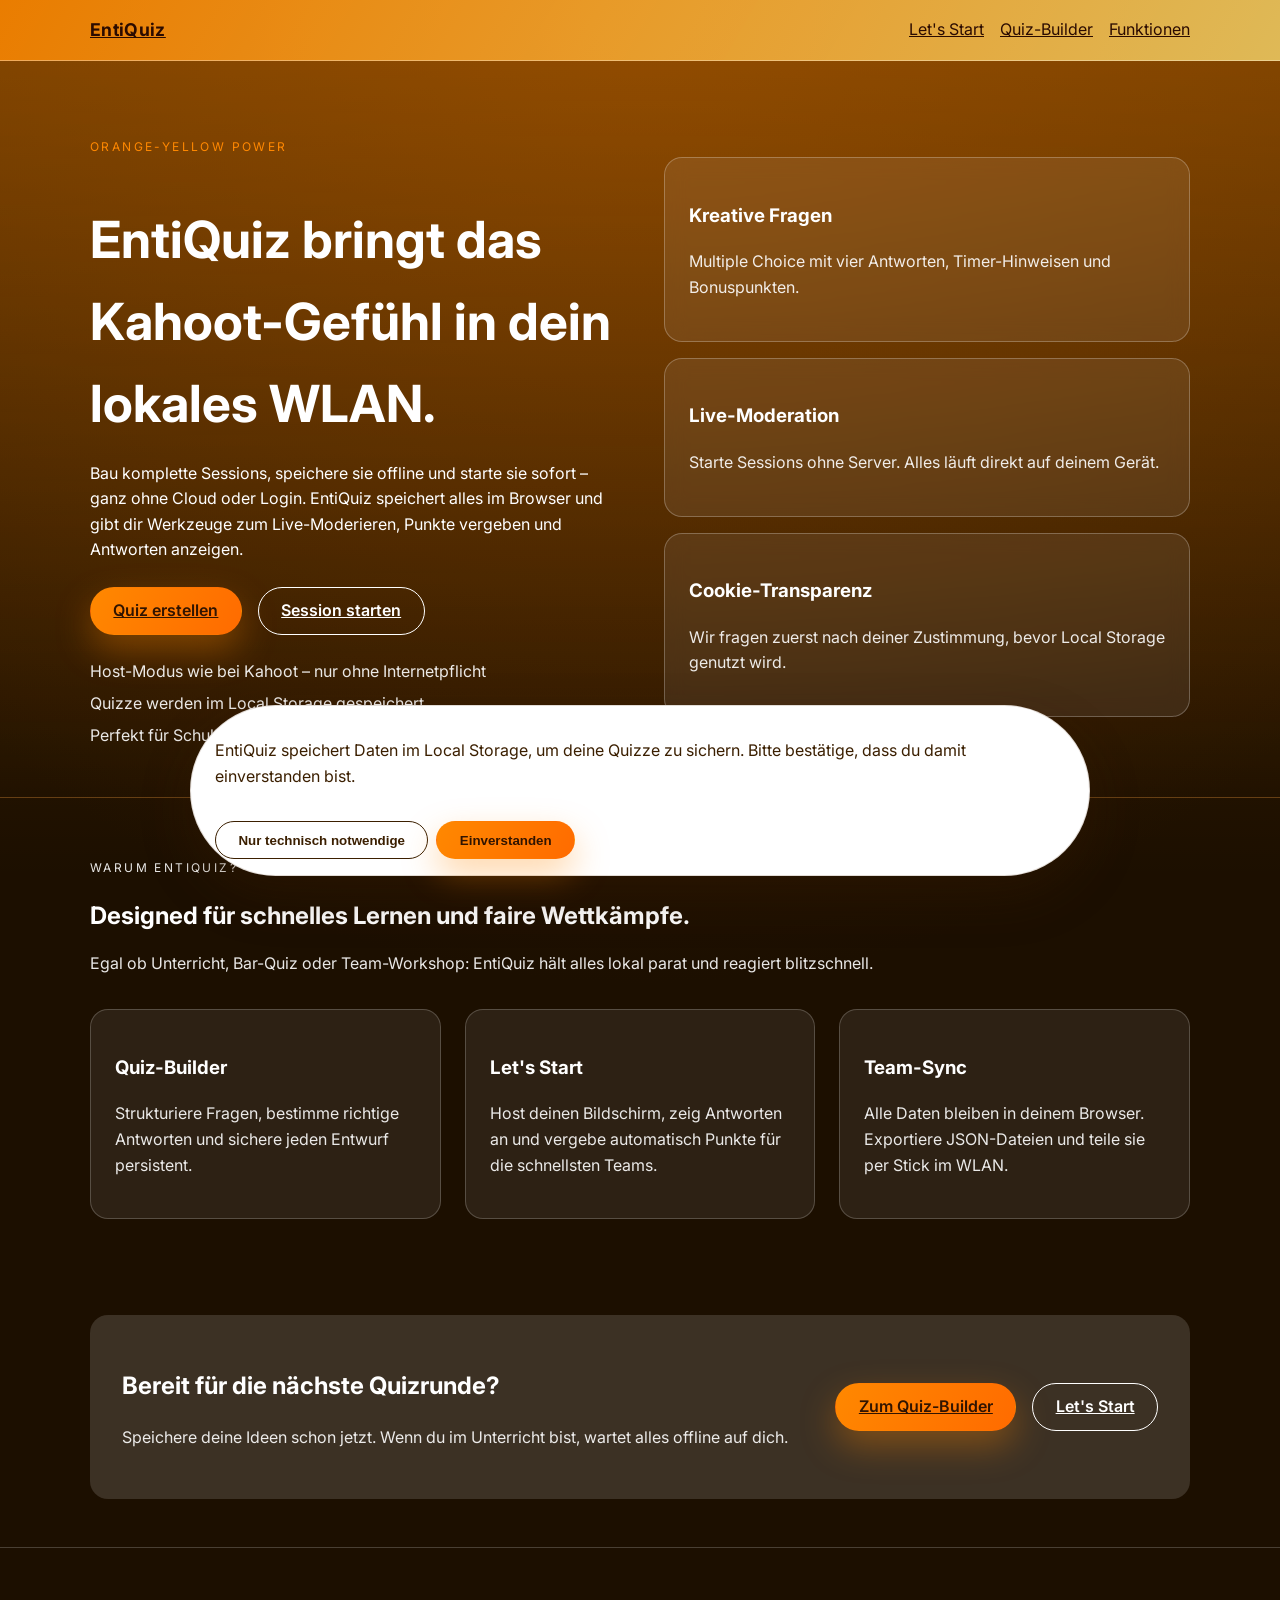
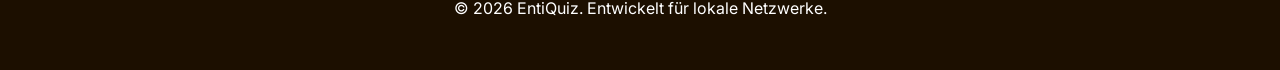
<file: index.html>
<!DOCTYPE html>
<html lang="de">
  <head>
    <meta charset="UTF-8" />
    <meta name="viewport" content="width=device-width, initial-scale=1.0" />
    <title>EntiQuiz &ndash; Dein Kahoot fürs lokale WLAN</title>
    <link rel="preconnect" href="https://fonts.googleapis.com" />
    <link rel="preconnect" href="https://fonts.gstatic.com" crossorigin />
    <link
      href="https://fonts.googleapis.com/css2?family=Inter:wght@400;500;600;700&display=swap"
      rel="stylesheet"
    />
    <link rel="stylesheet" href="/styles.css" />
  </head>
  <body data-page="home">
    <header class="site-header">
      <div class="container">
        <a class="brand" href="/">EntiQuiz</a>
        <nav>
          <ul class="inline-links">
            <li><a href="/LetsStart/">Let's Start</a></li>
            <li><a href="/quiz/">Quiz-Builder</a></li>
            <li><a href="#funktionen">Funktionen</a></li>
          </ul>
        </nav>
      </div>
    </header>

    <main>
      <section class="hero">
        <div class="container hero__grid">
          <div>
            <p class="eyebrow">Orange-Yellow Power</p>
            <h1>EntiQuiz bringt das Kahoot-Gef&uuml;hl in dein lokales WLAN.</h1>
            <p>
              Bau komplette Sessions, speichere sie offline und starte sie sofort &ndash; ganz ohne Cloud oder Login.
              EntiQuiz speichert alles im Browser und gibt dir Werkzeuge zum Live-Moderieren, Punkte vergeben und Antworten anzeigen.
            </p>
            <div class="hero__actions">
              <a class="button button--primary" href="/quiz/">Quiz erstellen</a>
              <a class="button button--ghost" href="/LetsStart/">Session starten</a>
            </div>
            <ul class="hero__facts">
              <li>Host-Modus wie bei Kahoot &ndash; nur ohne Internetpflicht</li>
              <li>Quizze werden im Local Storage gespeichert</li>
              <li>Perfekt f&uuml;r Schul-WLANs, Firmen und Jugendzentren</li>
            </ul>
          </div>
          <div class="card-stack">
            <article class="card">
              <h3>Kreative Fragen</h3>
              <p>Multiple Choice mit vier Antworten, Timer-Hinweisen und Bonuspunkten.</p>
            </article>
            <article class="card">
              <h3>Live-Moderation</h3>
              <p>Starte Sessions ohne Server. Alles l&auml;uft direkt auf deinem Ger&auml;t.</p>
            </article>
            <article class="card">
              <h3>Cookie-Transparenz</h3>
              <p>Wir fragen zuerst nach deiner Zustimmung, bevor Local Storage genutzt wird.</p>
            </article>
          </div>
        </div>
      </section>

      <section class="section" id="funktionen">
        <div class="container">
          <div class="section__intro">
            <p class="eyebrow">Warum EntiQuiz?</p>
            <h2>Designed f&uuml;r schnelles Lernen und faire Wettk&auml;mpfe.</h2>
            <p>
              Egal ob Unterricht, Bar-Quiz oder Team-Workshop: EntiQuiz h&auml;lt alles lokal parat und reagiert blitzschnell.
            </p>
          </div>
          <div class="grid grid--3">
            <article class="feature">
              <h3>Quiz-Builder</h3>
              <p>Strukturiere Fragen, bestimme richtige Antworten und sichere jeden Entwurf persistent.</p>
            </article>
            <article class="feature">
              <h3>Let's Start</h3>
              <p>Host deinen Bildschirm, zeig Antworten an und vergebe automatisch Punkte f&uuml;r die schnellsten Teams.</p>
            </article>
            <article class="feature">
              <h3>Team-Sync</h3>
              <p>Alle Daten bleiben in deinem Browser. Exportiere JSON-Dateien und teile sie per Stick im WLAN.</p>
            </article>
          </div>
        </div>
      </section>

      <section class="section">
        <div class="container CTA">
          <div>
            <h2>Bereit f&uuml;r die n&auml;chste Quizrunde?</h2>
            <p>Speichere deine Ideen schon jetzt. Wenn du im Unterricht bist, wartet alles offline auf dich.</p>
          </div>
          <div class="hero__actions">
            <a class="button button--primary" href="/quiz/">Zum Quiz-Builder</a>
            <a class="button button--ghost" href="/LetsStart/">Let's Start</a>
          </div>
        </div>
      </section>
    </main>

    <footer class="site-footer">
      <div class="container">
        <p>&copy; <span data-year></span> EntiQuiz. Entwickelt f&uuml;r lokale Netzwerke.</p>
      </div>
    </footer>

    <div class="cookie-banner" data-cookie-banner>
      <div class="cookie-banner__inner">
        <p>
          EntiQuiz speichert Daten im Local Storage, um deine Quizze zu sichern. Bitte best&auml;tige, dass du damit einverstanden bist.
        </p>
        <div class="cookie-banner__actions">
          <button class="button button--ghost" type="button" data-cookie-decline>Nur technisch notwendige</button>
          <button class="button button--primary" type="button" data-cookie-accept>Einverstanden</button>
        </div>
      </div>
    </div>

    <script src="/utils.js" defer></script>
    <script src="/main.js" defer></script>
  </body>
</html>
</file>
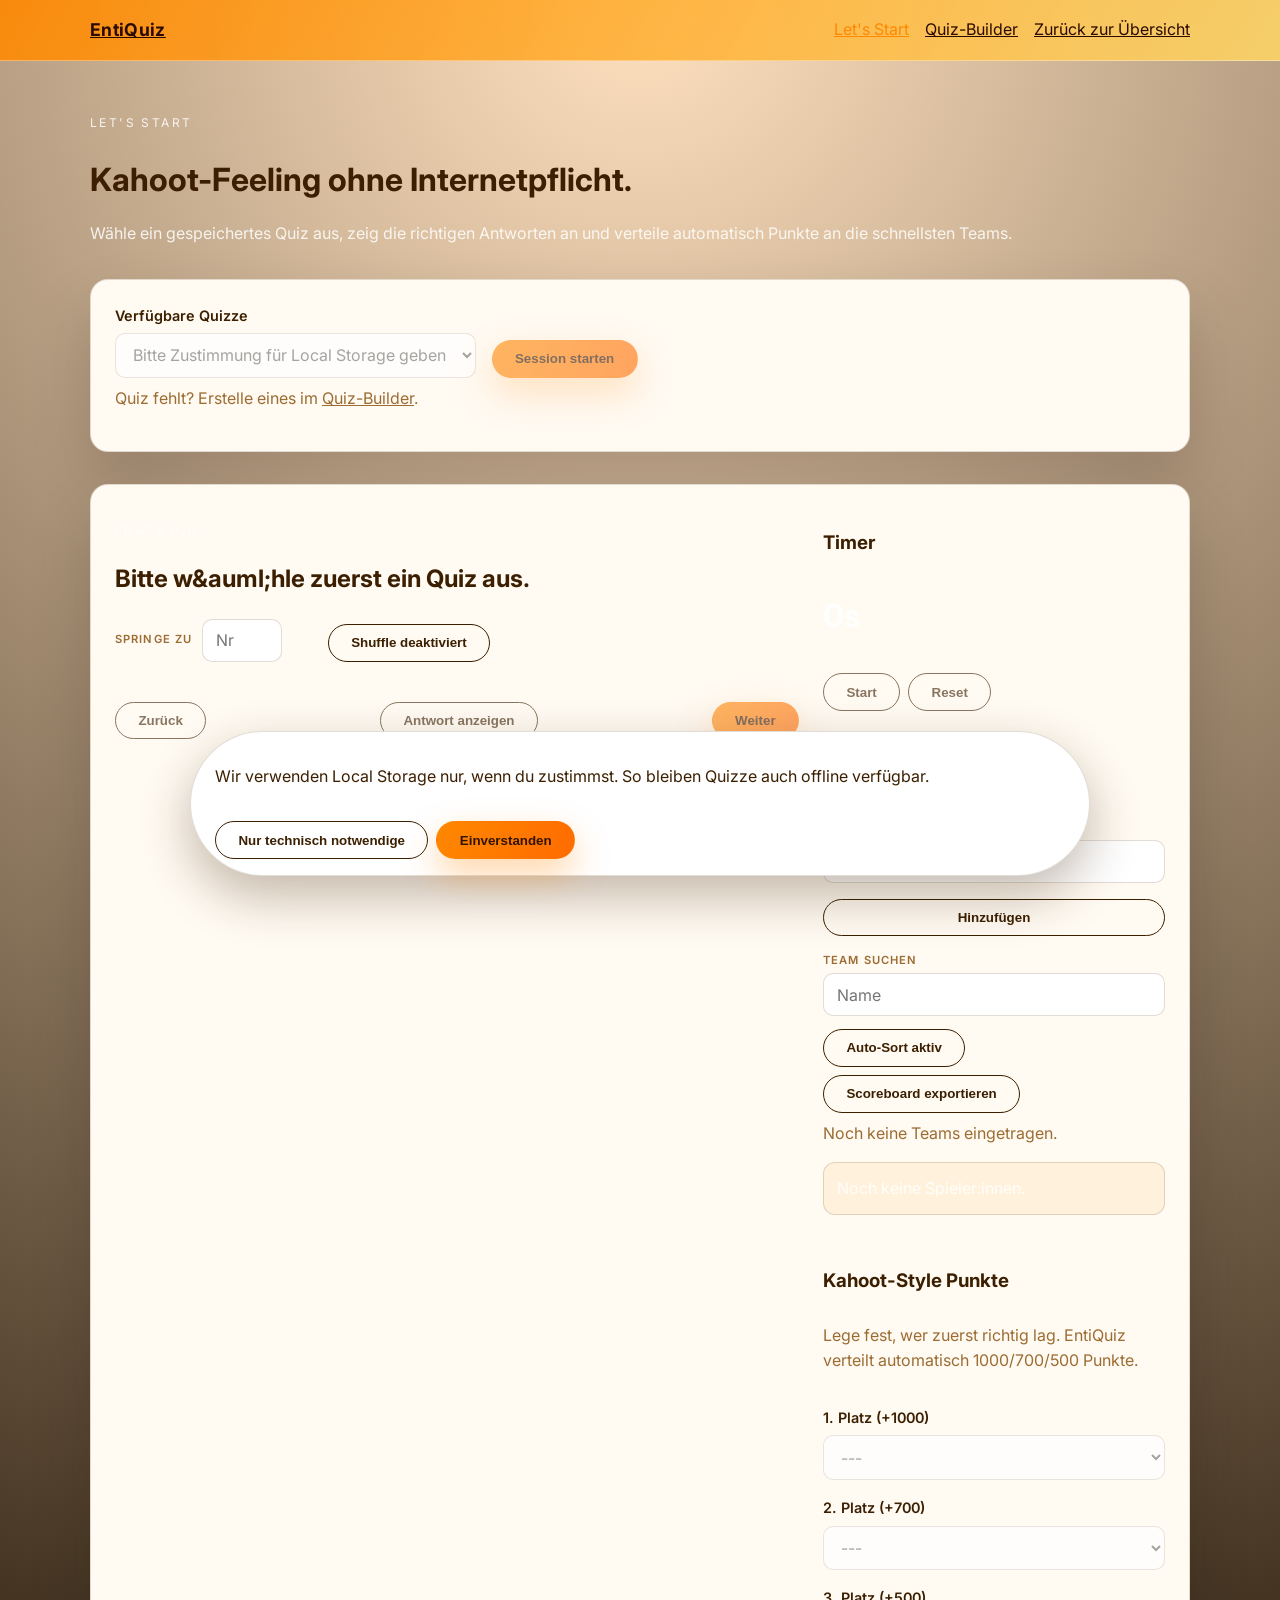
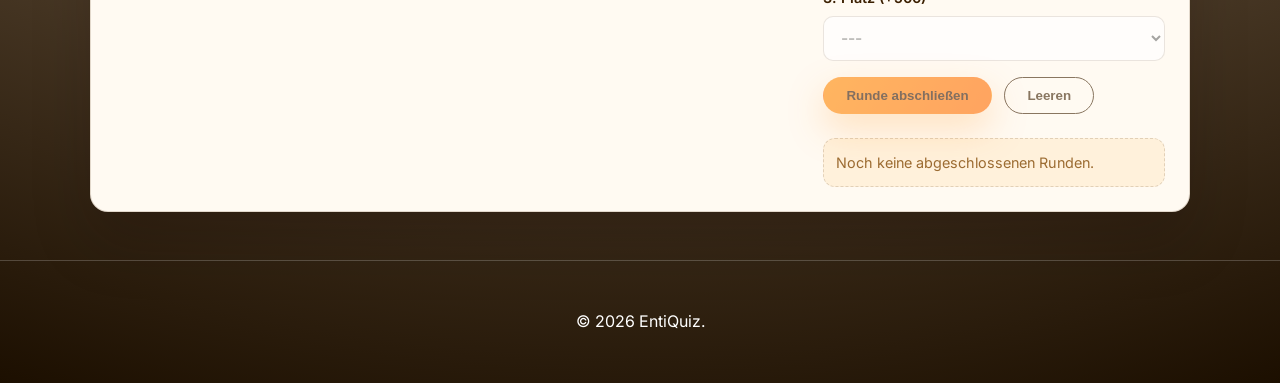
<file: LetsStart/index.html>
<!DOCTYPE html>
<html lang="de">
  <head>
    <meta charset="UTF-8" />
    <meta name="viewport" content="width=device-width, initial-scale=1.0" />
    <title>Let's Start &ndash; EntiQuiz Host</title>
    <link rel="preconnect" href="https://fonts.googleapis.com" />
    <link rel="preconnect" href="https://fonts.gstatic.com" crossorigin />
    <link
      href="https://fonts.googleapis.com/css2?family=Inter:wght@400;500;600;700&display=swap"
      rel="stylesheet"
    />
    <link rel="stylesheet" href="/styles.css" />
  </head>
  <body data-page="host">
    <header class="site-header">
      <div class="container">
        <a class="brand" href="/">EntiQuiz</a>
        <nav>
          <ul class="inline-links">
            <li><a href="/LetsStart/" aria-current="page">Let's Start</a></li>
            <li><a href="/quiz/">Quiz-Builder</a></li>
            <li><a href="/">Zur&uuml;ck zur &Uuml;bersicht</a></li>
          </ul>
        </nav>
      </div>
    </header>

    <main class="section">
      <div class="container host">
        <div class="section__intro">
          <p class="eyebrow">Let's Start</p>
          <h1>Kahoot-Feeling ohne Internetpflicht.</h1>
          <p>W&auml;hle ein gespeichertes Quiz aus, zeig die richtigen Antworten an und verteile automatisch Punkte an die schnellsten Teams.</p>
        </div>

        <section class="panel" aria-label="Quiz-Auswahl">
          <div class="host__select">
            <label>
              Verf&uuml;gbare Quizze
              <select data-quiz-select>
                <option value="">Bitte w&auml;hlen</option>
              </select>
            </label>
            <button class="button button--primary" type="button" data-host-start>Session starten</button>
          </div>
          <p class="muted">Quiz fehlt? Erstelle eines im <a href="/quiz/">Quiz-Builder</a>.</p>
        </section>

        <section class="panel host__board" aria-label="Session Board">
          <div class="host__question">
            <header>
              <p class="eyebrow">Frage <span data-question-index>0</span>/<span data-question-total>0</span></p>
              <h2 data-question-text>Bitte w&auml;hle zuerst ein Quiz aus.</h2>
              <p class="muted" data-question-desc></p>
            </header>
            <div class="host__question-tools">
              <label class="field field--inline">
                <span class="field__label">Springe zu</span>
                <input type="number" min="1" step="1" placeholder="Nr" data-question-jump />
              </label>
              <button class="button button--ghost" type="button" data-shuffle-questions>Shuffle deaktiviert</button>
            </div>
            <ol class="answer-list" data-answer-list></ol>
            <div class="host__controls">
              <button class="button button--ghost" type="button" data-prev disabled>Zur&uuml;ck</button>
              <button class="button button--ghost" type="button" data-reveal-answer disabled>Antwort anzeigen</button>
              <button class="button button--primary" type="button" data-next disabled>Weiter</button>
            </div>
          </div>

          <div class="host__sidebar">
            <section>
              <h3>Timer</h3>
              <p class="timer" data-timer>0s</p>
              <div class="timer__actions">
                <button class="button button--ghost" type="button" data-timer-start disabled>Start</button>
                <button class="button button--ghost" type="button" data-timer-reset disabled>Reset</button>
              </div>
            </section>

            <section>
              <h3>Spieler:innen</h3>
              <form class="form" data-player-form>
                <label>
                  Name
                  <input type="text" name="player" placeholder="z. B. Team Blau" />
                </label>
                <button class="button button--ghost" type="submit">Hinzuf&uuml;gen</button>
              </form>
              <div class="scoreboard__toolbar">
                <label class="field scoreboard__filter">
                  <span class="field__label">Team suchen</span>
                  <input type="search" placeholder="Name" data-player-search />
                </label>
                <div class="scoreboard__toolbar-actions">
                  <button class="button button--ghost" type="button" data-score-autosort>Auto-Sort aktiv</button>
                  <button class="button button--ghost" type="button" data-export-scores>Scoreboard exportieren</button>
                </div>
              </div>
              <p class="muted" data-score-summary></p>
              <ul class="scoreboard" data-score-list></ul>
            </section>

            <section>
              <h3>Kahoot-Style Punkte</h3>
              <form class="form podium-form" data-podium-form>
                <p class="muted">Lege fest, wer zuerst richtig lag. EntiQuiz verteilt automatisch 1000/700/500 Punkte.</p>
                <label>
                  1. Platz (+1000)
                  <select name="first" data-podium-select>
                    <option value="">---</option>
                  </select>
                </label>
                <label>
                  2. Platz (+700)
                  <select name="second" data-podium-select>
                    <option value="">---</option>
                  </select>
                </label>
                <label>
                  3. Platz (+500)
                  <select name="third" data-podium-select>
                    <option value="">---</option>
                  </select>
                </label>
                <div class="podium-actions">
                  <button class="button button--primary" type="submit" data-award-round>Runde abschlie&szlig;en</button>
                  <button class="button button--ghost" type="button" data-reset-podium>Leeren</button>
                </div>
              </form>
              <ul class="round-history" data-round-history></ul>
            </section>
          </div>
        </section>
      </div>
    </main>

    <footer class="site-footer">
      <div class="container">
        <p>&copy; <span data-year></span> EntiQuiz.</p>
      </div>
    </footer>

    <div class="cookie-banner" data-cookie-banner>
      <div class="cookie-banner__inner">
        <p>Wir verwenden Local Storage nur, wenn du zustimmst. So bleiben Quizze auch offline verf&uuml;gbar.</p>
        <div class="cookie-banner__actions">
          <button class="button button--ghost" type="button" data-cookie-decline>Nur technisch notwendige</button>
          <button class="button button--primary" type="button" data-cookie-accept>Einverstanden</button>
        </div>
      </div>
    </div>

    <script src="/utils.js" defer></script>
    <script src="/main.js" defer></script>
  </body>
</html>
</file>
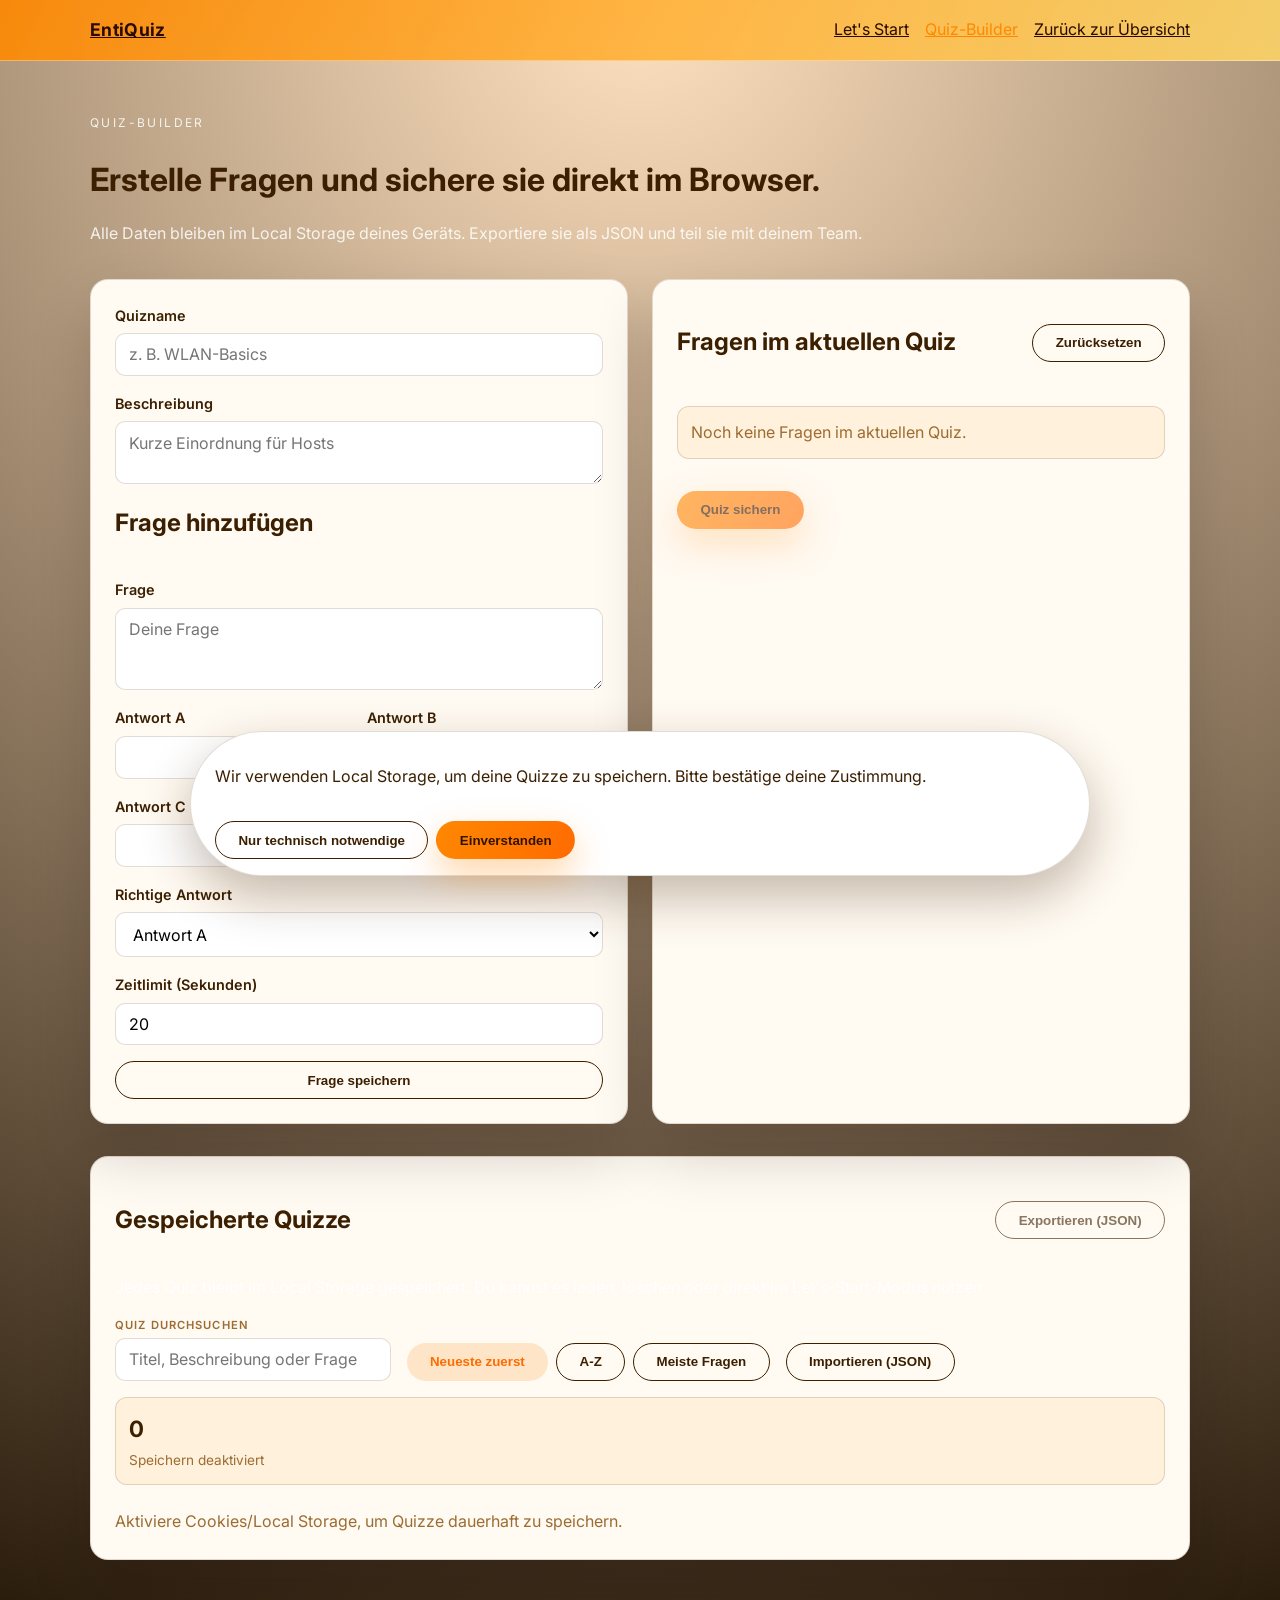
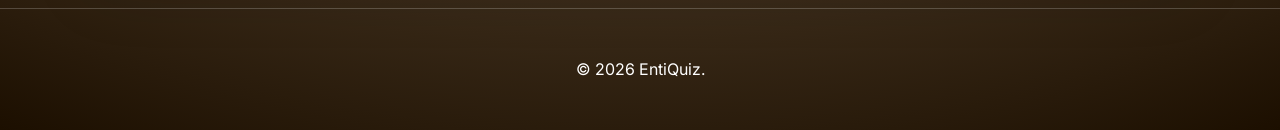
<file: quiz/index.html>
<!DOCTYPE html>
<html lang="de">
  <head>
    <meta charset="UTF-8" />
    <meta name="viewport" content="width=device-width, initial-scale=1.0" />
    <title>Quiz-Builder &ndash; EntiQuiz</title>
    <link rel="preconnect" href="https://fonts.googleapis.com" />
    <link rel="preconnect" href="https://fonts.gstatic.com" crossorigin />
    <link
      href="https://fonts.googleapis.com/css2?family=Inter:wght@400;500;600;700&display=swap"
      rel="stylesheet"
    />
    <link rel="stylesheet" href="/styles.css" />
  </head>
  <body data-page="quiz">
    <header class="site-header">
      <div class="container">
        <a class="brand" href="/">EntiQuiz</a>
        <nav>
          <ul class="inline-links">
            <li><a href="/LetsStart/">Let's Start</a></li>
            <li><a href="/quiz/" aria-current="page">Quiz-Builder</a></li>
            <li><a href="/">Zur&uuml;ck zur &Uuml;bersicht</a></li>
          </ul>
        </nav>
      </div>
    </header>

    <main class="section">
      <div class="container builder">
        <div class="section__intro">
          <p class="eyebrow">Quiz-Builder</p>
          <h1>Erstelle Fragen und sichere sie direkt im Browser.</h1>
          <p>Alle Daten bleiben im Local Storage deines Ger&auml;ts. Exportiere sie als JSON und teil sie mit deinem Team.</p>
        </div>

        <div class="builder__grid">
          <section class="panel" aria-label="Quiz-Einstellungen">
            <form class="form" data-quiz-form>
              <label>
                Quizname
                <input type="text" name="title" placeholder="z. B. WLAN-Basics" required />
              </label>
              <label>
                Beschreibung
                <textarea name="description" rows="2" placeholder="Kurze Einordnung f&uuml;r Hosts"></textarea>
              </label>
            </form>

            <form class="form question-form" data-question-form>
              <h2>Frage hinzuf&uuml;gen</h2>
              <label>
                Frage
                <textarea name="question" rows="3" placeholder="Deine Frage" required></textarea>
              </label>
              <div class="answer-grid">
                <label>
                  Antwort A
                  <input type="text" name="answer" required />
                </label>
                <label>
                  Antwort B
                  <input type="text" name="answer" required />
                </label>
                <label>
                  Antwort C
                  <input type="text" name="answer" required />
                </label>
                <label>
                  Antwort D
                  <input type="text" name="answer" required />
                </label>
              </div>
              <label>
                Richtige Antwort
                <select name="correct" required>
                  <option value="0">Antwort A</option>
                  <option value="1">Antwort B</option>
                  <option value="2">Antwort C</option>
                  <option value="3">Antwort D</option>
                </select>
              </label>
              <label>
                Zeitlimit (Sekunden)
                <input type="number" name="timer" min="5" max="120" value="20" />
              </label>
              <button type="submit" class="button button--ghost">Frage speichern</button>
            </form>
          </section>

          <section class="panel" aria-label="Aktuelles Quiz">
            <header class="panel__header">
              <h2>Fragen im aktuellen Quiz</h2>
              <button class="button button--ghost" type="button" data-reset-current>Zur&uuml;cksetzen</button>
            </header>
            <ol class="question-list" data-question-list aria-live="polite"></ol>
            <button class="button button--primary" type="button" data-save-quiz>Quiz sichern</button>
          </section>
        </div>

        <section class="panel" aria-label="Gespeicherte Quizze">
          <header class="panel__header">
            <h2>Gespeicherte Quizze</h2>
            <button class="button button--ghost" type="button" data-export-quizzes>Exportieren (JSON)</button>
          </header>
          <p>Jedes Quiz bleibt im Local Storage gespeichert. Du kannst es laden, l&ouml;schen oder direkt im Let's-Start-Modus nutzen.</p>
          <div class="panel__toolbar">
            <label class="field">
              <span class="field__label">Quiz durchsuchen</span>
              <input type="search" name="saved-search" placeholder="Titel, Beschreibung oder Frage" data-saved-search />
            </label>
            <div class="saved-toolbar__actions" role="group" aria-label="Sortierung">
              <button class="button button--ghost is-active" type="button" data-saved-sort="date">Neueste zuerst</button>
              <button class="button button--ghost" type="button" data-saved-sort="title">A-Z</button>
              <button class="button button--ghost" type="button" data-saved-sort="questions">Meiste Fragen</button>
            </div>
            <div class="saved-toolbar__import">
              <button class="button button--ghost" type="button" data-import-quizzes>Importieren (JSON)</button>
              <input type="file" accept="application/json" data-import-input hidden />
            </div>
          </div>
          <div class="saved-stats" data-quiz-stats aria-live="polite"></div>
          <ul class="saved-list" data-saved-quizzes></ul>
        </section>
      </div>
    </main>

    <footer class="site-footer">
      <div class="container">
        <p>&copy; <span data-year></span> EntiQuiz.</p>
      </div>
    </footer>

    <div class="cookie-banner" data-cookie-banner>
      <div class="cookie-banner__inner">
        <p>Wir verwenden Local Storage, um deine Quizze zu speichern. Bitte best&auml;tige deine Zustimmung.</p>
        <div class="cookie-banner__actions">
          <button class="button button--ghost" type="button" data-cookie-decline>Nur technisch notwendige</button>
          <button class="button button--primary" type="button" data-cookie-accept>Einverstanden</button>
        </div>
      </div>
    </div>

    <script src="/utils.js" defer></script>
    <script src="/main.js" defer></script>
  </body>
</html>
</file>
<file: styles.css>
:root {
  color-scheme: light;
  font-family: 'Inter', system-ui, -apple-system, BlinkMacSystemFont, 'Segoe UI', sans-serif;
  --bg: #1c0f00;
  --bg-soft: #2b1400;
  --surface: #fffaf2;
  --surface-muted: #fff1db;
  --border: rgba(77, 41, 0, 0.16);
  --text: #3b1f00;
  --muted: #9c6c32;
  --primary: #ff8800;
  --primary-dark: #ff6b00;
  --primary-soft: rgba(255, 136, 0, 0.18);
  --accent: #ffd866;
  --radius: 18px;
}

*, *::before, *::after {
  box-sizing: border-box;
}

body {
  margin: 0;
  font-family: inherit;
  background: radial-gradient(circle at top, #442100 0%, var(--bg) 55%);
  color: var(--surface);
  line-height: 1.6;
}

a {
  color: inherit;
}

a:hover,
a:focus {
  text-decoration: underline;
}

img {
  max-width: 100%;
  display: block;
}

.container {
  width: min(1100px, 92vw);
  margin: 0 auto;
}

.site-header {
  background: linear-gradient(120deg, rgba(255, 136, 0, 0.9), rgba(255, 214, 102, 0.85));
  border-bottom: 1px solid rgba(255, 255, 255, 0.35);
  position: sticky;
  top: 0;
  z-index: 10;
  color: #2b0b00;
}

.site-header .container {
  display: flex;
  justify-content: space-between;
  align-items: center;
  padding: 1rem 0;
}

.brand {
  font-weight: 700;
  font-size: 1.1rem;
  letter-spacing: 0.02em;
}

.inline-links {
  display: flex;
  gap: 1rem;
  list-style: none;
  padding: 0;
  margin: 0;
}

.inline-links a[aria-current="page"] {
  color: var(--primary);
}

.button {
  display: inline-flex;
  align-items: center;
  justify-content: center;
  border-radius: 999px;
  padding: 0.65rem 1.4rem;
  font-weight: 600;
  border: 1px solid transparent;
  cursor: pointer;
  transition: transform 0.2s ease, box-shadow 0.2s ease;
}

.button--primary {
  background: linear-gradient(120deg, var(--primary), var(--primary-dark));
  color: #311400;
  box-shadow: 0 15px 35px rgba(255, 136, 0, 0.35);
}

.button--ghost {
  background: transparent;
  border: 1px solid currentColor;
  color: inherit;
}

.button:disabled {
  opacity: 0.6;
  cursor: not-allowed;
}

.hero {
  padding: 4rem 0 3rem;
  background: linear-gradient(180deg, rgba(255, 136, 0, 0.25), transparent);
  border-bottom: 1px solid rgba(255, 255, 255, 0.08);
}

.hero__grid {
  display: grid;
  gap: 3rem;
  grid-template-columns: repeat(auto-fit, minmax(280px, 1fr));
  align-items: center;
}

.hero h1 {
  font-size: clamp(2.2rem, 4vw, 3.2rem);
  margin-bottom: 1rem;
}

.hero__actions {
  display: flex;
  flex-wrap: wrap;
  gap: 1rem;
  margin: 1.5rem 0;
}

.hero__facts {
  list-style: none;
  padding: 0;
  margin: 0;
  display: flex;
  flex-direction: column;
  gap: 0.4rem;
  color: rgba(255, 255, 255, 0.8);
}

.card-stack {
  display: flex;
  flex-direction: column;
  gap: 1rem;
}

.card {
  background: rgba(255, 255, 255, 0.08);
  border: 1px solid rgba(255, 255, 255, 0.25);
  padding: 1.5rem;
  border-radius: var(--radius);
  backdrop-filter: blur(10px);
}

.section {
  padding: 3rem 0;
}

.section__intro {
  margin-bottom: 2rem;
}

.section__intro h2,
.section__intro h1 {
  margin-bottom: 0.4rem;
}

.eyebrow {
  text-transform: uppercase;
  letter-spacing: 0.2em;
  font-size: 0.75rem;
  color: var(--primary);
  margin-bottom: 0.6rem;
}

.grid {
  display: grid;
  gap: 1.5rem;
}

.grid--3 {
  grid-template-columns: repeat(auto-fit, minmax(230px, 1fr));
}

.feature {
  background: rgba(255, 255, 255, 0.08);
  border-radius: var(--radius);
  padding: 1.5rem;
  border: 1px solid rgba(255, 255, 255, 0.2);
}

.CTA {
  background: rgba(255, 255, 255, 0.14);
  border-radius: var(--radius);
  padding: 2rem;
  display: flex;
  flex-wrap: wrap;
  align-items: center;
  justify-content: space-between;
  gap: 2rem;
}

.site-footer {
  border-top: 1px solid rgba(255, 255, 255, 0.2);
  padding: 2rem 0;
  text-align: center;
  color: rgba(255, 255, 255, 0.7);
}

.section, .panel, .hero, .site-footer {
  color: #fff;
}

.panel {
  background: var(--surface);
  color: var(--text);
  border-radius: var(--radius);
  padding: 1.5rem;
  border: 1px solid var(--border);
  box-shadow: 0 30px 60px rgba(17, 8, 0, 0.18);
}

.builder__grid {
  display: grid;
  grid-template-columns: repeat(auto-fit, minmax(280px, 1fr));
  gap: 1.5rem;
  margin-bottom: 2rem;
}

.form {
  display: flex;
  flex-direction: column;
  gap: 1rem;
}

label {
  display: flex;
  flex-direction: column;
  gap: 0.4rem;
  font-weight: 600;
  font-size: 0.9rem;
}

input,
textarea,
select {
  border-radius: 10px;
  border: 1px solid var(--border);
  padding: 0.65rem 0.8rem;
  font-family: inherit;
  font-size: 1rem;
  background: #fff;
}

textarea {
  resize: vertical;
}

.answer-grid {
  display: grid;
  grid-template-columns: repeat(auto-fit, minmax(180px, 1fr));
  gap: 1rem;
}

.panel__header {
  display: flex;
  align-items: center;
  justify-content: space-between;
  gap: 1rem;
  flex-wrap: wrap;
}

.panel__toolbar {
  display: flex;
  flex-wrap: wrap;
  gap: 1rem;
  align-items: flex-end;
  margin-top: 1rem;
}

.field {
  display: flex;
  flex-direction: column;
  gap: 0.2rem;
  font-weight: 600;
  font-size: 0.85rem;
  min-width: 200px;
}

.field--inline {
  flex-direction: row;
  align-items: center;
  gap: 0.6rem;
}

.field--inline input {
  max-width: 80px;
}

.field__label {
  font-size: 0.7rem;
  letter-spacing: 0.1em;
  text-transform: uppercase;
  color: var(--muted);
}

.saved-toolbar__actions {
  display: flex;
  flex-wrap: wrap;
  gap: 0.5rem;
}

.saved-toolbar__actions .is-active {
  background: var(--primary-soft);
  color: var(--primary-dark);
  border-color: transparent;
}

.saved-toolbar__import {
  display: flex;
  align-items: center;
  gap: 0.5rem;
}

.saved-stats {
  margin-top: 1rem;
  display: grid;
  grid-template-columns: repeat(auto-fit, minmax(180px, 1fr));
  gap: 0.8rem;
}

.stat-chip {
  background: var(--surface-muted);
  border: 1px solid var(--border);
  border-radius: 12px;
  padding: 0.8rem;
  display: flex;
  flex-direction: column;
  gap: 0.2rem;
}

.stat-chip strong {
  font-size: 1.4rem;
}

.stat-chip span {
  color: var(--muted);
  font-size: 0.85rem;
}

.badge {
  display: inline-flex;
  align-items: center;
  border-radius: 999px;
  padding: 0.1rem 0.6rem;
  font-size: 0.75rem;
  background: var(--primary-soft);
  color: var(--primary-dark);
  font-weight: 600;
}

.question-list {
  list-style: none;
  padding: 0;
  margin: 1rem 0 2rem;
  display: flex;
  flex-direction: column;
  gap: 0.6rem;
}

.question-list li {
  background: var(--surface-muted);
  border-radius: 12px;
  padding: 0.8rem;
  border: 1px solid var(--border);
  display: flex;
  justify-content: space-between;
  gap: 1rem;
}

.question-list button {
  border: none;
  background: none;
  color: var(--primary);
  font-weight: 600;
  cursor: pointer;
}

.saved-list {
  list-style: none;
  padding: 0;
  margin: 1rem 0 0;
  display: flex;
  flex-direction: column;
  gap: 1rem;
}

.saved-item {
  border: 1px solid var(--border);
  border-radius: 14px;
  padding: 1rem;
  display: flex;
  justify-content: space-between;
  align-items: center;
  flex-wrap: wrap;
  gap: 1rem;
  background: var(--surface-muted);
}

.saved-item__meta h3 {
  margin: 0 0 0.2rem;
}

.saved-item__meta p {
  margin: 0;
  color: var(--muted);
  font-size: 0.9rem;
}

.saved-item__actions {
  display: flex;
  gap: 0.5rem;
}

.saved-item__actions button {
  border-radius: 999px;
  border: 1px solid var(--primary);
  padding: 0.4rem 0.9rem;
  background: transparent;
  color: var(--primary);
  cursor: pointer;
  font-weight: 600;
}

.saved-item__actions button[data-action="delete"] {
  border-color: #ef4444;
  color: #ef4444;
}

.host__board {
  display: grid;
  grid-template-columns: 2fr 1fr;
  gap: 1.5rem;
  margin-top: 2rem;
}

@media (max-width: 900px) {
  .host__board {
    grid-template-columns: 1fr;
  }
}

.host__question header {
  margin-bottom: 1rem;
}

.host__question-tools {
  display: flex;
  flex-wrap: wrap;
  gap: 0.8rem;
  align-items: flex-end;
  margin-bottom: 1rem;
}

.host__question-tools input {
  width: 90px;
}

.scoreboard__toolbar {
  display: flex;
  flex-wrap: wrap;
  gap: 0.8rem;
  align-items: flex-end;
  margin-top: 1rem;
}

.scoreboard__toolbar-actions {
  display: flex;
  gap: 0.5rem;
  flex-wrap: wrap;
}

.scoreboard__filter {
  flex: 1;
  min-width: 200px;
}

[data-score-summary] {
  margin: 0.5rem 0 0;
  color: var(--muted);
}

.scoreboard__empty {
  list-style: none;
  color: var(--muted);
  text-align: center;
  padding: 1rem;
  border: 1px dashed var(--border);
  border-radius: 12px;
}

.scoreboard__item--leader {
  border-color: var(--primary);
  box-shadow: 0 10px 25px rgba(255, 136, 0, 0.25);
}

.answer-list {
  list-style: none;
  padding: 0;
  margin: 0;
  display: grid;
  gap: 0.8rem;
}

.answer-list li {
  border: 1px solid var(--border);
  border-radius: 12px;
  padding: 0.85rem;
  background: var(--surface-muted);
  display: flex;
  justify-content: space-between;
  align-items: center;
  transition: transform 0.2s ease, box-shadow 0.2s ease;
}

.answer-list li.is-revealed {
  opacity: 0.85;
}

.answer-list li.is-revealed.is-correct {
  border-color: var(--primary);
  background: linear-gradient(120deg, var(--primary-soft), rgba(255, 214, 102, 0.4));
  box-shadow: 0 12px 35px rgba(255, 136, 0, 0.35);
  transform: translateY(-2px);
}

.answer-list span {
  font-weight: 600;
}

.answer-list small {
  color: var(--muted);
}

.host__controls {
  display: flex;
  justify-content: space-between;
  margin-top: 1.5rem;
}

.host__sidebar {
  display: flex;
  flex-direction: column;
  gap: 2rem;
}

.timer {
  font-size: 2rem;
  font-weight: 700;
}

.timer__actions {
  display: flex;
  gap: 0.5rem;
}

.scoreboard {
  list-style: none;
  padding: 0;
  margin: 1rem 0 0;
  display: flex;
  flex-direction: column;
  gap: 0.8rem;
}

.scoreboard li {
  border: 1px solid var(--border);
  border-radius: 12px;
  padding: 0.8rem;
  display: flex;
  justify-content: space-between;
  align-items: center;
  background: var(--surface-muted);
}

.scoreboard__name {
  font-weight: 600;
}

.scoreboard__actions {
  display: flex;
  align-items: center;
  gap: 0.4rem;
}

.scoreboard__actions input {
  width: 70px;
  padding: 0.3rem 0.5rem;
}

.scoreboard__actions button {
  border: none;
  background: var(--primary);
  color: #311400;
  border-radius: 10px;
  padding: 0.35rem 0.8rem;
  cursor: pointer;
  font-weight: 600;
}
.scoreboard__actions button:hover {
  background: var(--primary-dark);
}

.cookie-banner {
  position: fixed;
  inset: auto 0 1.5rem;
  display: none;
  justify-content: center;
  padding: 0 1rem;
  z-index: 20;
}

.cookie-banner__inner {
  background: #fff;
  color: var(--text);
  border-radius: 999px;
  padding: 1rem 1.5rem;
  box-shadow: 0 20px 50px rgba(58, 29, 0, 0.3);
  border: 1px solid var(--border);
  display: flex;
  flex-wrap: wrap;
  align-items: center;
  gap: 1rem;
  max-width: 900px;
}

.cookie-banner__actions {
  display: flex;
  gap: 0.5rem;
}

.cookie-banner--visible {
  display: flex;
}

.muted {
  color: var(--muted);
  margin-top: 0.5rem;
}

.host__select {
  display: flex;
  gap: 1rem;
  align-items: flex-end;
  flex-wrap: wrap;
}

.host__select select {
  min-width: 220px;
}

.card p,
.feature p,
.panel p {
  color: rgba(59, 31, 0, 0.78);
}

.hero .card p,
.hero .feature p,
.section p,
.section li,
.hero__facts li {
  color: rgba(255, 255, 255, 0.9);
}

.panel .muted {
  color: var(--muted);
}

body[data-page="home"] main {
  background: linear-gradient(180deg, rgba(255, 136, 0, 0.22), transparent 55%);
}

body[data-page="quiz"],
body[data-page="host"] {
  background: radial-gradient(circle at top, rgba(255, 136, 0, 0.25), var(--bg));
}

body[data-page="quiz"] .section,
body[data-page="host"] .section {
  color: var(--text);
  padding-top: 2.5rem;
}

body[data-page="quiz"] .section__intro p,
body[data-page="host"] .section__intro p {
  color: rgba(255, 255, 255, 0.85);
}

.podium-form select {
  background: #fff;
}

.podium-actions {
  display: flex;
  flex-wrap: wrap;
  gap: 0.75rem;
}

.round-history {
  list-style: none;
  padding: 0;
  margin: 1rem 0 0;
  display: flex;
  flex-direction: column;
  gap: 0.6rem;
}

.round-history li {
  border: 1px dashed var(--border);
  border-radius: 12px;
  padding: 0.75rem;
  background: var(--surface-muted);
  font-size: 0.9rem;
}

.round-history strong {
  color: var(--text);
}

.round-history__winners {
  font-size: 0.85rem;
  color: var(--muted);
  margin-top: 0.3rem;
}
</file>
